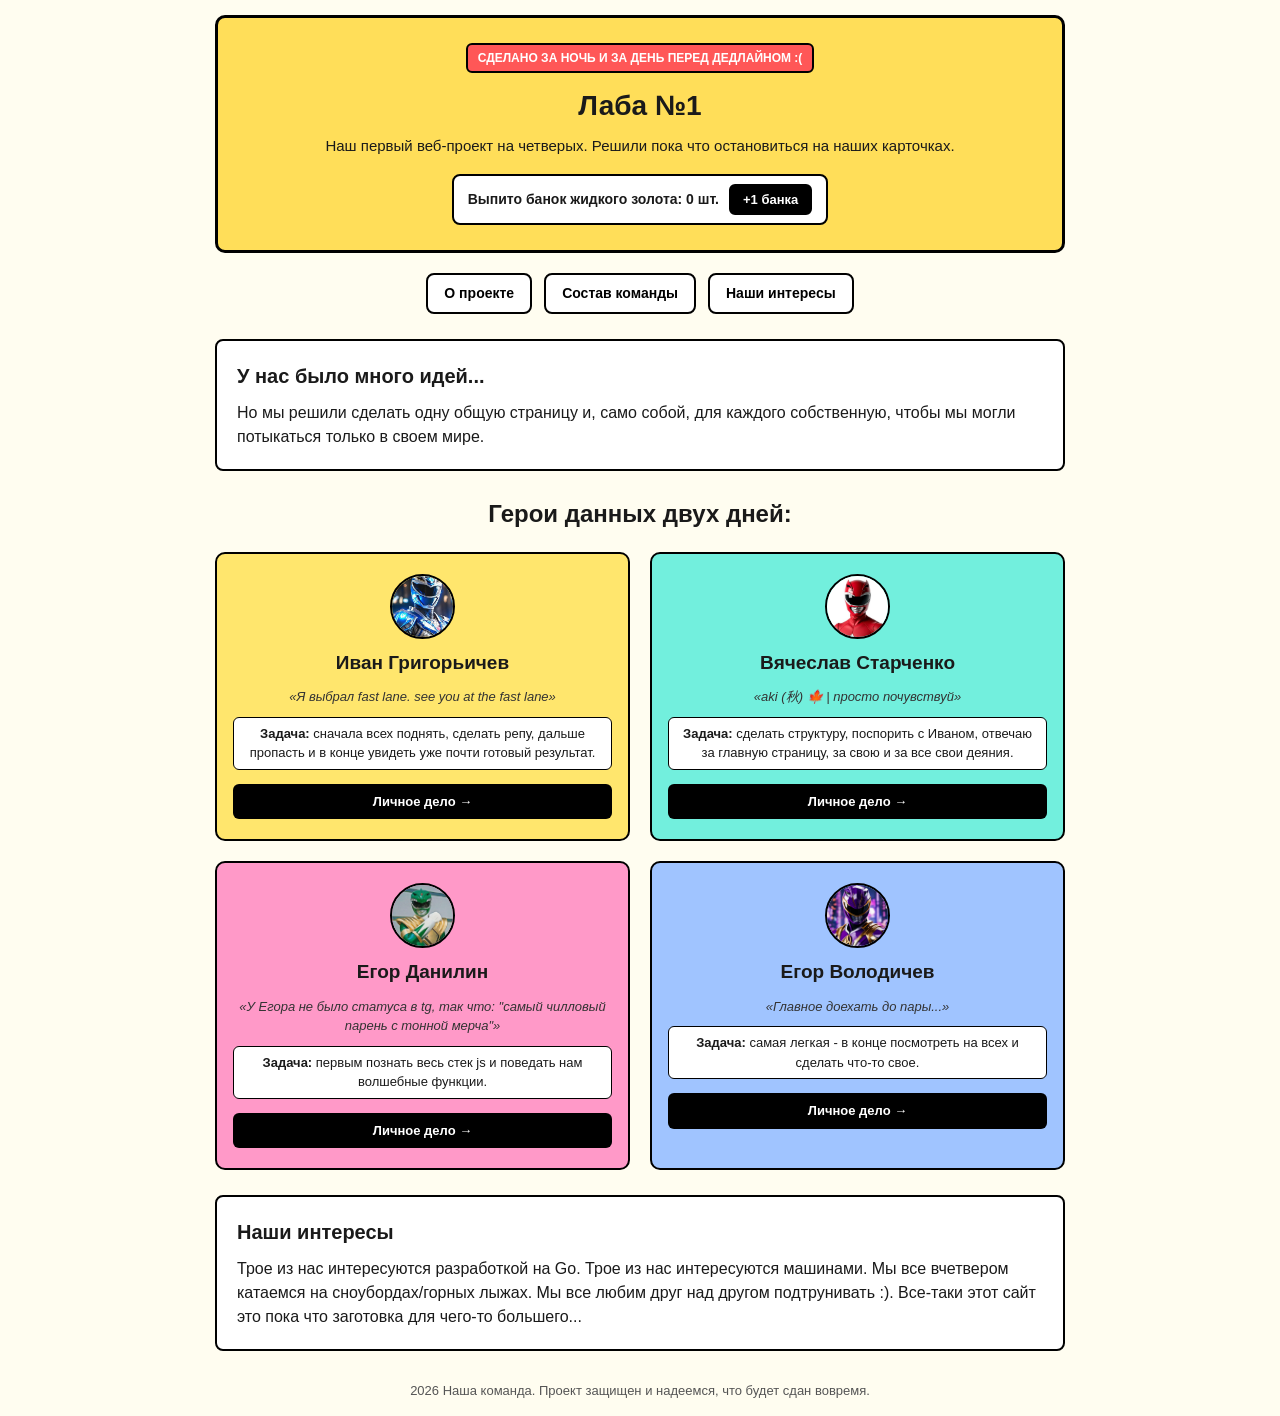
<file: index.html>
<!DOCTYPE html>
<html lang="ru">
<head>
    <meta charset="UTF-8">
    <meta name="viewport" content="width=device-width, initial-scale=1.0">
    <title>Лабораторная №1: Наша команда</title>

    <link rel="stylesheet" href="./static/css/style_index.css">
    <script src="./static/js/app.js" defer></script>
</head>
<body>

    <header class="header">
        <span class="warning-banner">Сделано за ночь и за день перед дедлайном :(</span>
        <h1>Лаба №1</h1>
        <p class="subtitle">Наш первый веб-проект на четверых. Решили пока что остановиться на наших карточках.</p>

        <div class="energy-counter">
            <span>Выпито банок жидкого золота: <strong id="counter">0</strong> шт.</span>
            <button id="add-energy-btn" type="button">+1 банка</button>
        </div>
    </header>

    <nav class="nav">
        <a href="#about">О проекте</a>
        <a href="#team">Состав команды</a>
        <a href="#hobbies">Наши интересы</a>
    </nav>

    <main class="content-box">
        
        <div id="about" class="paper-block">
            <h2>У нас было много идей...</h2>
            <p>Но мы решили сделать одну общую страницу и, само собой, для каждого собственную, чтобы мы могли потыкаться только в своем мире.</p>
        </div>

        <div id="team">
            <h2 class="team-title">Герои данных двух дней:</h2>

            <div class="team-list">
                
                <div class="student-card">
                    <img src="./static/img/blue_r.jpg" alt="Голубой рейнджер" class="avatar-img"></img>
                    <h3>Иван Григорьичев</h3>
                    <p class="student-status">«Я выбрал fast lane. see you at the fast lane»</p>
                    <p class="job"><strong>Задача:</strong> сначала всех поднять, сделать репу, дальше пропасть и в конце увидеть уже почти готовый результат.</p>
                    <a href="./template/ivan.html" class="profile-link">Личное дело &rarr;</a>
                </div>

                <div class="student-card">
                    <img src="./static/img/red_r.jpg" alt="Красный рейнджер" class="avatar-img"></img>
                    <h3>Вячеслав Старченко</h3>
                    <p class="student-status">«aki (秋) 🍁 | просто почувствуй»</p>
                    <p class="job"><strong>Задача:</strong> сделать структуру, поспорить с Иваном, отвечаю за главную страницу, за свою и за все свои деяния.</p>
                    <a href="./template/slava.html" class="profile-link">Личное дело &rarr;</a>
                </div>

                <div class="student-card">
                    <img src="./static/img/green_r.jpg" alt="Зеленый рейнджер" class="avatar-img"></img>
                    <h3>Егор Данилин</h3>
                    <p class="student-status">«У Егора не было статуса в tg, так что: "самый чилловый парень с тонной мерча"»</p>
                    <p class="job"><strong>Задача:</strong> первым познать весь стек js и поведать нам волшебные функции.</p>
                    <a href="./template/egord.html" class="profile-link">Личное дело &rarr;</a>
                </div>

                <div class="student-card">
                    <img src="./static/img/purple_r.jpg" alt="Фиол рейнджер" class="avatar-img"></img>
                    <h3>Егор Володичев</h3>
                    <p class="student-status">«Главное доехать до пары...»</p>
                    <p class="job"><strong>Задача:</strong> самая легкая - в конце посмотреть на всех и сделать что-то свое.</p>
                    <a href="./template/egorv.html" class="profile-link">Личное дело &rarr;</a>
                </div>

            </div>
        </div>

        <div id="hobbies" class="paper-block">
            <h2>Наши интересы</h2>
            <p>Трое из нас интересуются разработкой на Go. Трое из нас интересуются машинами. Мы все вчетвером катаемся на сноубордах/горных лыжах. Мы все любим друг над другом подтрунивать :). Все-таки этот сайт это пока что заготовка для чего-то большего...</p>
        </div>

    </main>

    <footer class="footer">
        <p>2026 Наша команда. Проект защищен и надеемся, что будет сдан вовремя.</p>
    </footer>

</body>
</html>
</file>
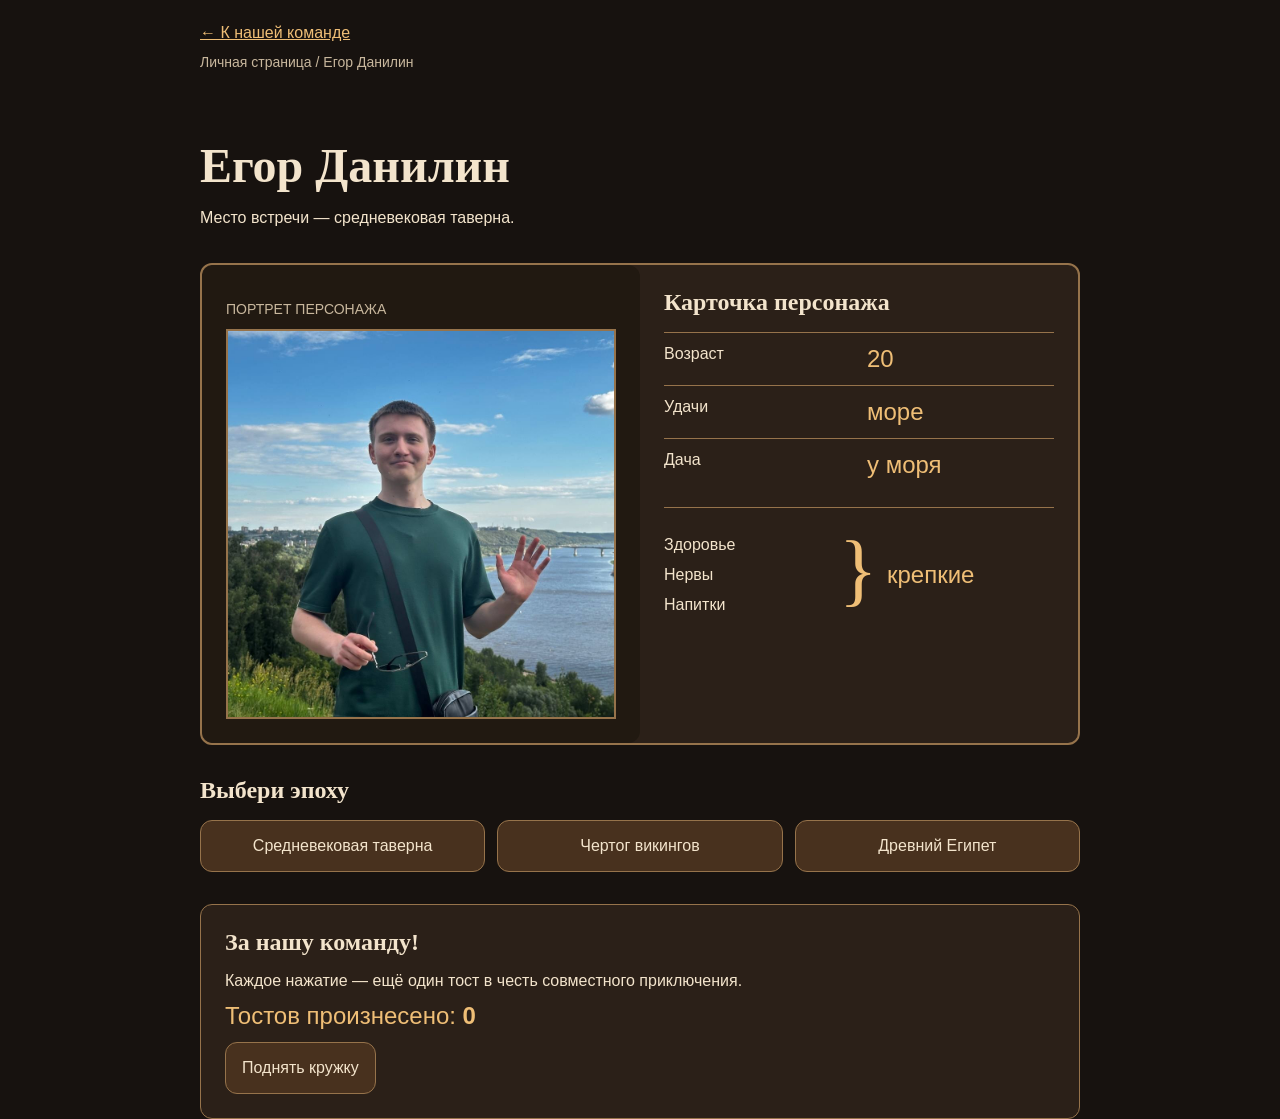
<file: template/egord.html>
<!doctype html>
<html lang="ru">
  <head>
    <meta charset="UTF-8">
    <meta name="viewport" content="width=device-width">
    <title>Егор Данилин — карточка персонажа</title>
    <link rel="stylesheet" href="../static/css/style_of_egord.css">
  </head>
  <body class="egord-tavern">
    <div class="egord-page">
      <nav class="egord-nav">
        <a href="../index.html">← К нашей команде</a>
        <p>Личная страница / Егор Данилин</p>
      </nav>

      <header class="egord-heading">
        <h1>Егор Данилин</h1>
        <p>Место встречи — <span id="egord-place">средневековая таверна</span>.</p>
      </header>

      <main>
        <article class="egord-card">
          <div class="egord-portrait">
            <p class="egord-accent">ПОРТРЕТ ПЕРСОНАЖА</p>
            <img class="egord-photo" src="../static/img/egord.jpg" alt="Егор Данилин">
          </div>

          <div class="egord-profile">
            <h2>Карточка персонажа</h2>
            <div class="egord-stat">
              <p>Возраст</p>
              <p class="egord-value">20</p>
            </div>
            <div class="egord-stat">
              <p>Удачи</p>
              <p class="egord-value">море</p>
            </div>
            <div class="egord-stat">
              <p>Дача</p>
              <p class="egord-value">у моря</p>
            </div>

            <div class="egord-strength">
              <div>
                <p>Здоровье</p>
                <p>Нервы</p>
                <p>Напитки</p>
              </div>
              <span class="egord-brace">}</span>
              <p class="egord-value">крепкие</p>
            </div>
          </div>
        </article>

        <article class="egord-worlds">
          <h2>Выбери эпоху</h2>
          <div class="egord-buttons">
            <button id="egord-tavern" type="button">Средневековая таверна</button>
            <button id="egord-vikings" type="button">Чертог викингов</button>
            <button id="egord-egypt" type="button">Древний Египет</button>
          </div>
        </article>

        <article class="egord-toast">
          <h2>За нашу команду!</h2>
          <p>Каждое нажатие — ещё один тост в честь совместного приключения.</p>
          <p class="egord-total">Тостов произнесено: <strong id="egord-count">0</strong></p>
          <button id="egord-raise" type="button">Поднять кружку</button>
        </article>
      </main>

    </div>

    <dialog id="egord-toast-dialog" class="egord-dialog" aria-labelledby="egord-dialog-title">
      <h2 id="egord-dialog-title">Тост за команду</h2>
      <p id="egord-dialog-status" class="egord-dialog-status"></p>
      <button id="egord-dialog-close" type="button">Закрыть</button>
    </dialog>

    <script src="../static/js/egord.js"></script>
    <script>
      document.querySelector("#egord-tavern").addEventListener("click", egordChooseTavern);
      document.querySelector("#egord-vikings").addEventListener("click", egordChooseVikings);
      document.querySelector("#egord-egypt").addEventListener("click", egordChooseEgypt);
      document.querySelector("#egord-raise").addEventListener("click", egordRaiseMug);
      document.querySelector("#egord-dialog-close").addEventListener("click", egordCloseToastDialog);
    </script>
  </body>
</html>
</file>
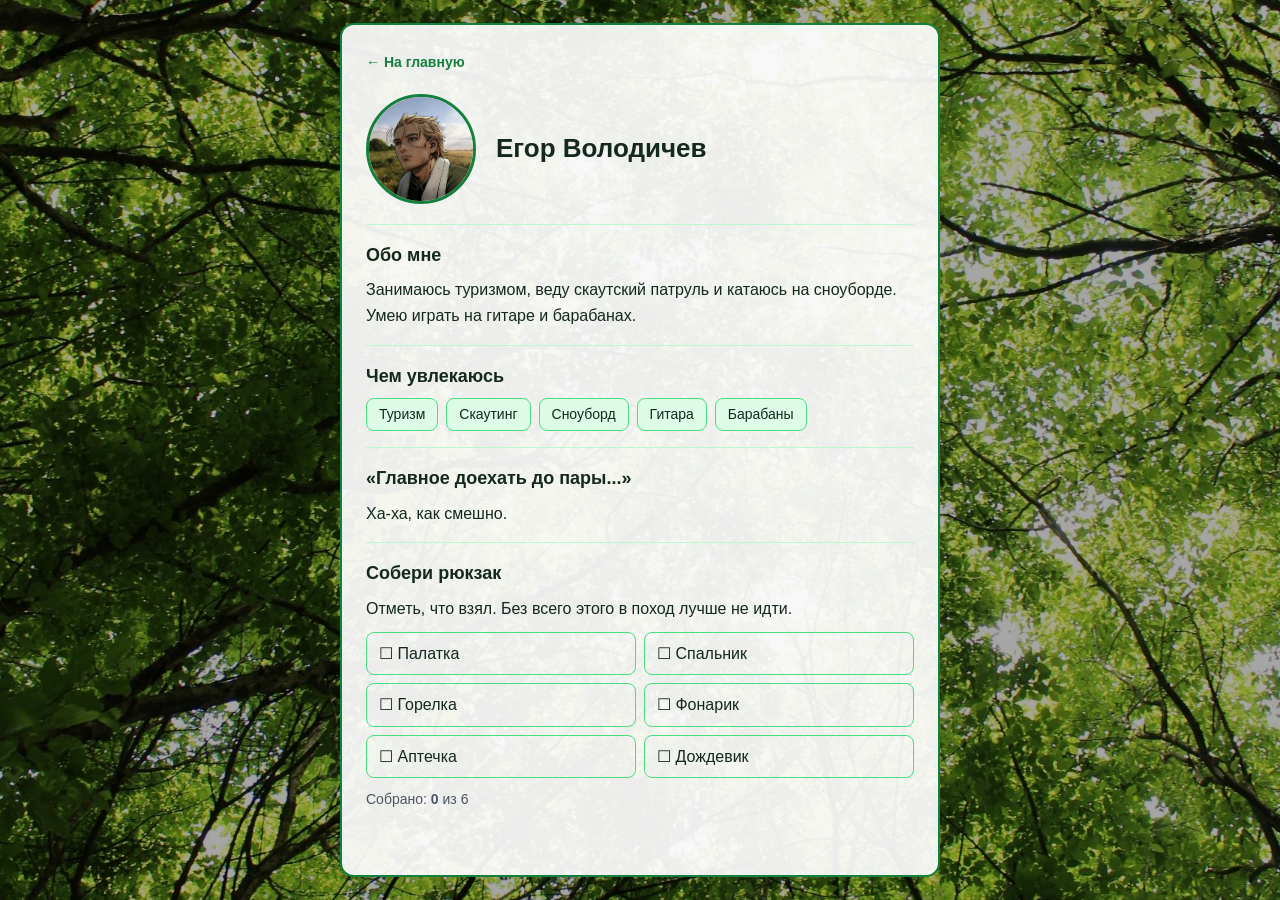
<file: template/egorv.html>
<!DOCTYPE html>
<html lang="ru">
<head>
  <meta charset="UTF-8">
  <meta name="viewport" content="width=device-width, initial-scale=1.0">
  <title>Егор Володичев | Личное дело</title>
  <link rel="stylesheet" href="../static/css/style_of_egorv.css">
</head>
<body>

  <div class="card">

    <a href="../index.html" class="back-link">&larr; На главную</a>

    <div class="profile-header">
      <img src="../static/img/egorv.jpg" alt="Егор Володичев" class="avatar" onerror="this.src='https://placehold.co/140x140/dcfce7/166534?text=Egor'">
      <div>
        <h1>Егор Володичев</h1>
      </div>
    </div>

    <div class="section">
      <h2>Обо мне</h2>
      <p>
        Занимаюсь туризмом, веду скаутский патруль и катаюсь на сноуборде.
        Умею играть на гитаре и барабанах.
      </p>
    </div>

    <div class="section">
      <h2>Чем увлекаюсь</h2>
      <ul class="skills-list">
        <li>Туризм</li>
        <li>Скаутинг</li>
        <li>Сноуборд</li>
        <li>Гитара</li>
        <li>Барабаны</li>
      </ul>
    </div>

    <div class="section">
      <h2>«Главное доехать до пары...»</h2>
      <p>Ха-ха, как смешно.</p>
    </div>

    <div class="section">
      <h2>Собери рюкзак</h2>
      <p>Отметь, что взял. Без всего этого в поход лучше не идти.</p>
      <ul class="backpack">
        <li>Палатка</li>
        <li>Спальник</li>
        <li>Горелка</li>
        <li>Фонарик</li>
        <li>Аптечка</li>
        <li>Дождевик</li>
      </ul>
      <p class="backpack-status">Собрано: <strong id="packed">0</strong> из <span id="total">6</span></p>
      <p id="backpack-done" class="backpack-done"></p>
    </div>

  </div>

  <script src="../static/js/egorv.js"></script>
</body>
</html>
</file>
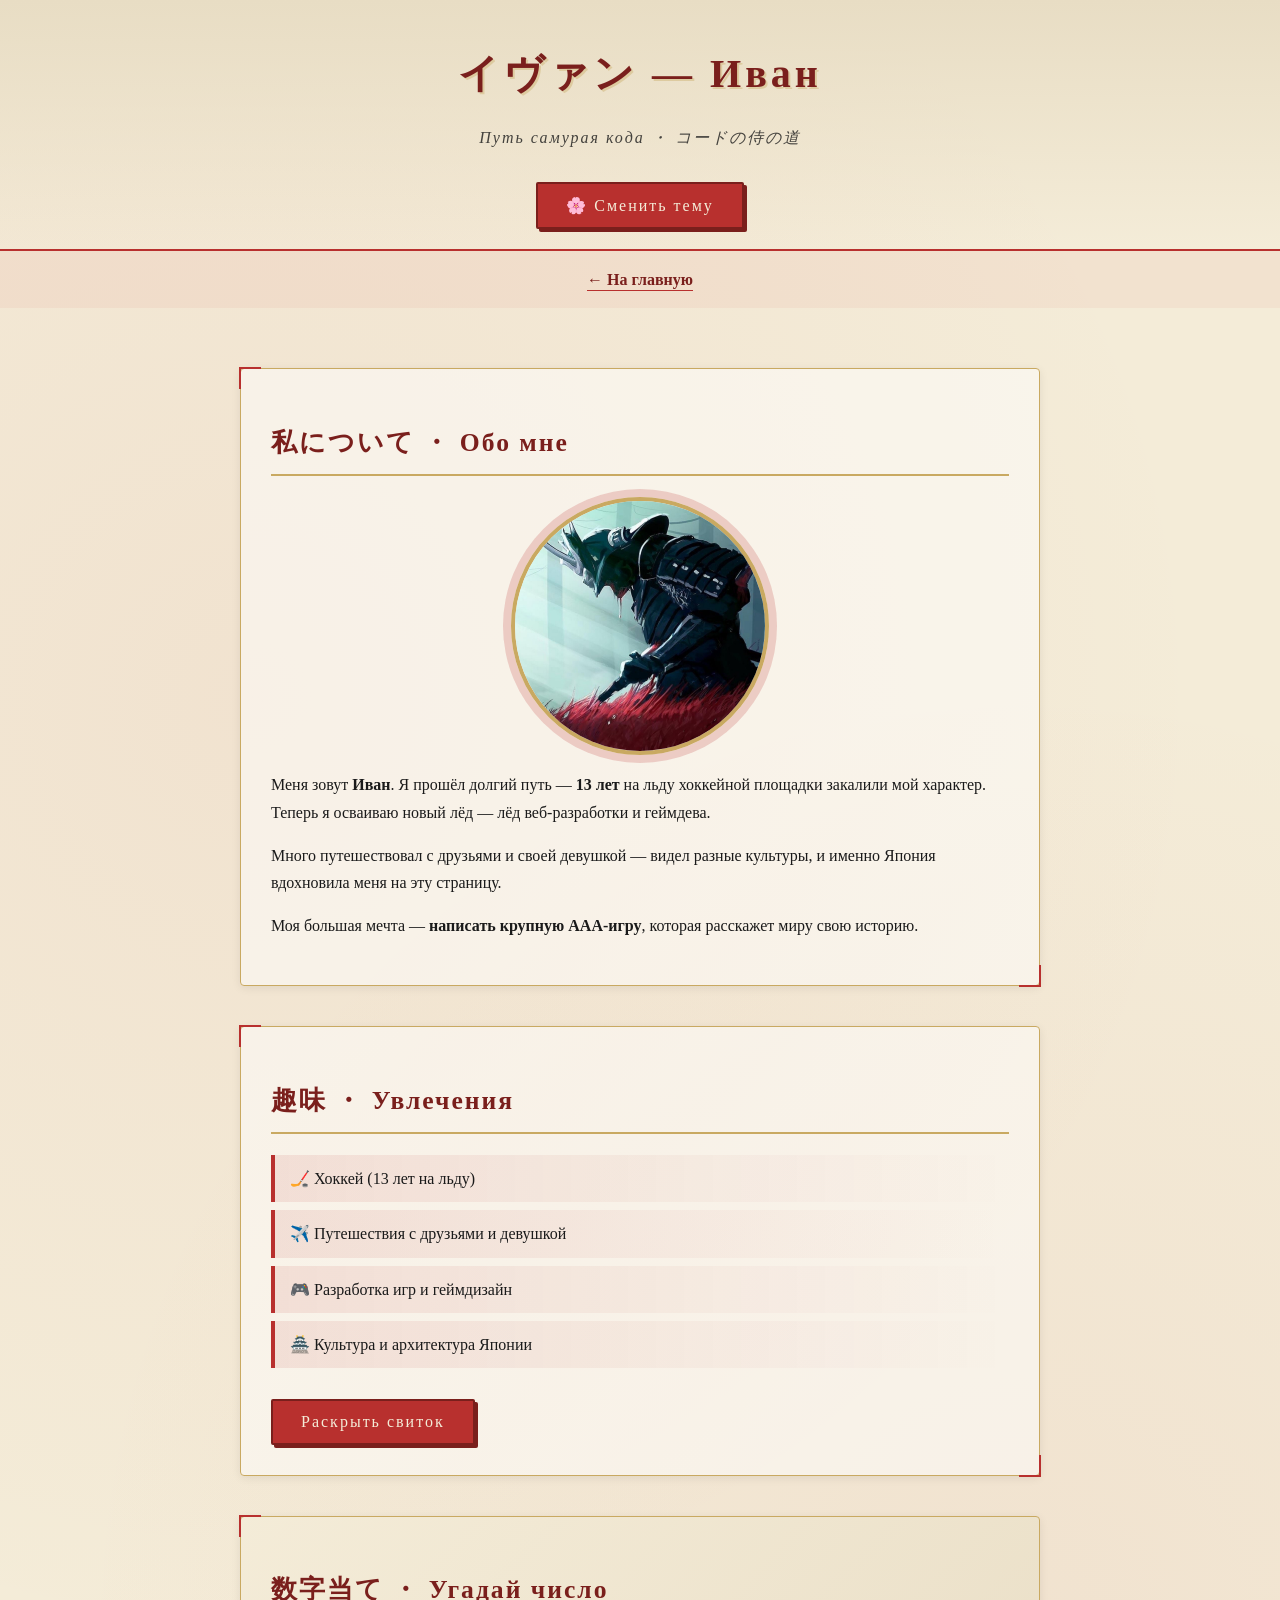
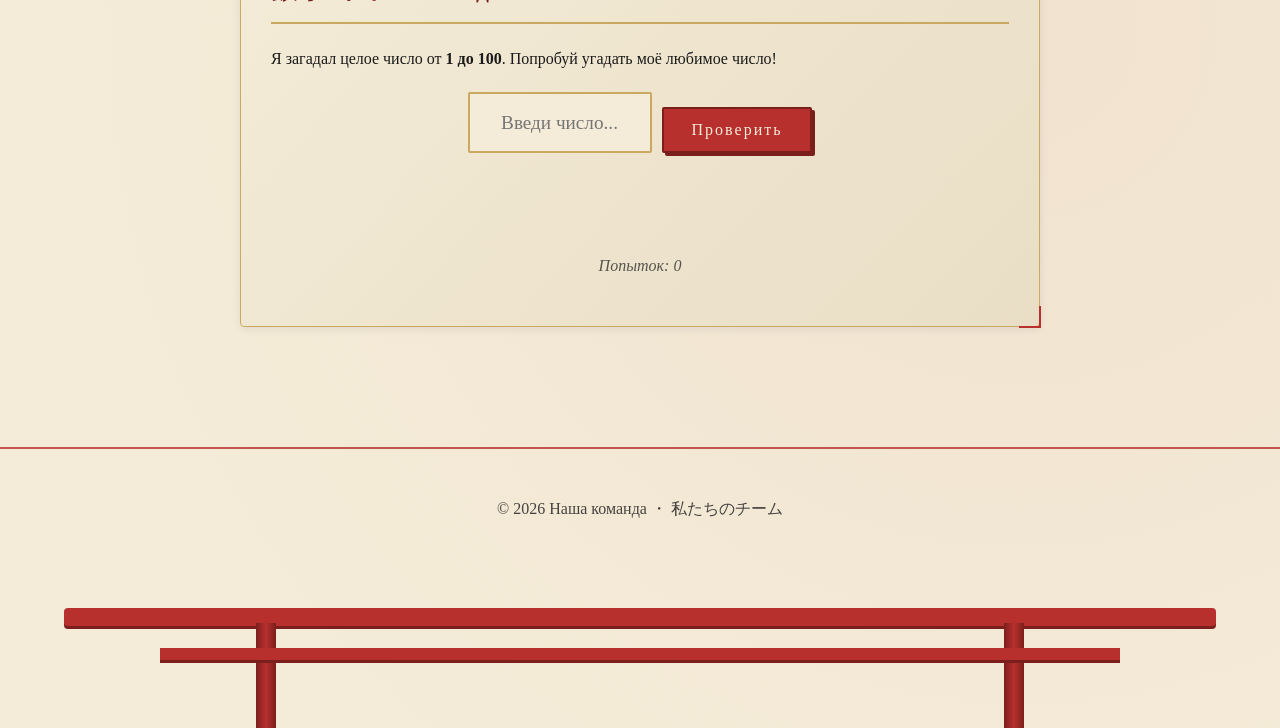
<file: template/ivan.html>
<!DOCTYPE html>
<html lang="ru">
<head>
    <meta charset="UTF-8">
    <meta name="viewport" content="width=device-width, initial-scale=1.0">
    <title>Иван — Путь самурая кода</title>
    <link rel="stylesheet" href="../static/css/style_of_ivan.css">
    <script src="../static/js/ivan.js" defer></script>
</head>
<body class="jp-page">


    <header class="jp-header">
        <h1>イヴァン — Иван</h1>
        <p class="jp-subtitle">Путь самурая кода ・ コードの侍の道</p>
        <button id="theme" type="button" class="jp-btn">🌸 Сменить тему</button>
    </header>

    <nav class="jp-nav">
        <a href="../index.html" class="back-link">&larr; На главную</a>
    </nav>

    <main class="jp-main">

        <section id="about-me" class="jp-section">
            <h2>私について ・ Обо мне</h2>
            <div class="scroll-block">
                <img src="../static/img/ivan.jpg" alt="Моё фото" width="250" class="profile-img">
                <p>Меня зовут <strong>Иван</strong>. Я прошёл долгий путь — <strong>13 лет</strong> на льду хоккейной площадки закалили мой характер. Теперь я осваиваю новый лёд — лёд веб-разработки и геймдева.</p>
                <p>Много путешествовал с друзьями и своей девушкой — видел разные культуры, и именно Япония вдохновила меня на эту страницу.</p>
                <p>Моя большая мечта — <strong>написать крупную AAA-игру</strong>, которая расскажет миру свою историю.</p>
            </div>
        </section>

        <section id="my-hobbies" class="jp-section">
            <h2>趣味 ・ Увлечения</h2>
            <ul class="jp-list">
                <li>🏒 Хоккей (13 лет на льду)</li>
                <li>✈️ Путешествия с друзьями и девушкой</li>
                <li>🎮 Разработка игр и геймдизайн</li>
                <li>🏯 Культура и архитектура Японии</li>
            </ul>

            <div id="secret-hobby" class="jp-secret" style="display: none;">
                <h3>秘 ・ Секрет</h3>
                <p>Однажды я поднялся на высоту 3193 м по горам Японии, чтобы увидеть самый красивый рассвет в моей жизни. Ноги болели неделю, но оно того стоило.</p>
            </div>
            <button id="reveal-btn" type="button" class="jp-btn">Раскрыть свиток</button>
        </section>

        <section id="mini-game" class="jp-section game-section">
            <h2>数字当て ・ Угадай число</h2>
            <p>Я загадал целое число от <strong>1 до 100</strong>. Попробуй угадать моё любимое число!</p>

            <div class="game-controls">
                <input type="number" id="guess-input" min="1" max="100" placeholder="Введи число...">
                <button id="guess-btn" type="button" class="jp-btn">Проверить</button>
            </div>

            <p id="game-hint" class="game-hint"></p>
            <p class="attempts">Попыток: <span id="attempts-count">0</span></p>

            <button id="restart-game" type="button" class="jp-btn jp-btn-small" style="display: none;">Начать заново</button>
        </section>

    </main>

    <footer class="jp-footer">
        <p>&copy; 2026 Наша команда ・ 私たちのチーム</p>
    </footer>

    <!-- Декоративные тории снизу -->
    <div class="torii-gate">
        <div class="torii-top"></div>
        <div class="torii-pillar left"></div>
        <div class="torii-pillar right"></div>
        <div class="torii-bar"></div>
    </div>

</body>
</html>
</file>
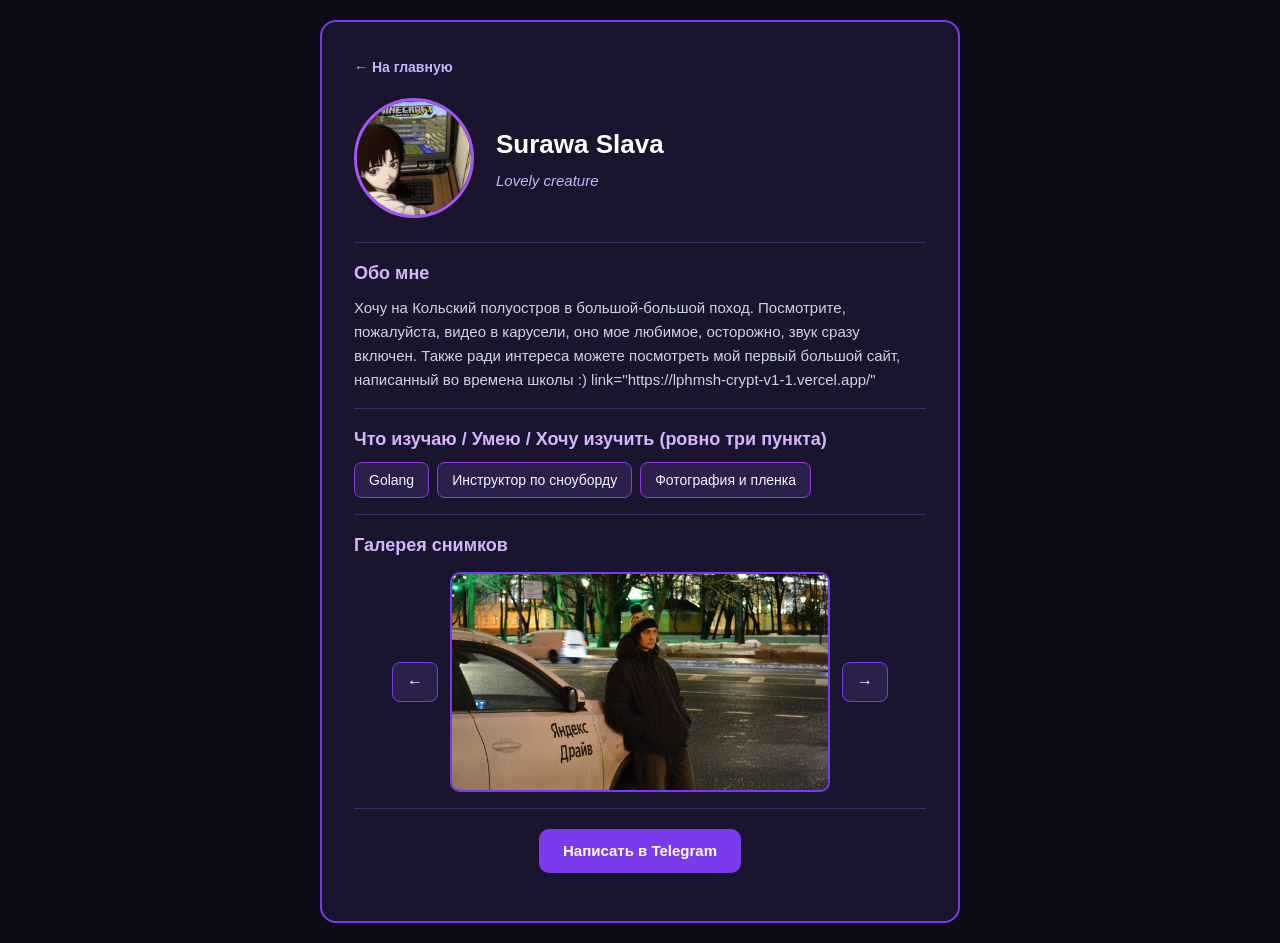
<file: template/slava.html>
<!DOCTYPE html>
<html lang="ru">
<head>
  <meta charset="UTF-8">
  <meta name="viewport" content="width=device-width, initial-scale=1.0">
  <title>Surawa Slava | Личное дело</title>
  <link rel="stylesheet" href="../static/css/style_of_slava.css">
</head>
<body>

  <div class="card">
    
    <a href="../index.html" class="back-link">&larr; На главную</a>

    <div class="profile-header">
      <img src="../static/img/Surawa.jpg" alt="Фото профиля" class="avatar" onerror="this.src='https://placehold.co/140x140/3b1d60/d8b4fe?text=Slava'">
      <div class="main-info">
        <h1>Surawa Slava</h1>
        <p class="role">Lovely creature</p>
      </div>
    </div>

    <div class="section">
      <h2>Обо мне</h2>
      <p>
        Хочу на Кольский полуостров в большой-большой поход. Посмотрите, пожалуйста, видео в карусели, оно мое любимое, осторожно, звук сразу включен. Также ради интереса можете посмотреть мой первый большой сайт, написанный во времена школы :) link="https://lphmsh-crypt-v1-1.vercel.app/"
      </p>
    </div>

    <div class="section">
      <h2>Что изучаю / Умею / Хочу изучить (ровно три пункта)</h2>
      <ul class="skills-list">
        <li>Golang</li>
        <li>Инструктор по сноуборду</li>
        <li>Фотография и пленка</li>
      </ul>
    </div>

    <div class="section">
      <h2>Галерея снимков</h2>
      <div class="carousel">
        <button id="prev-btn" class="carousel-btn" type="button">&larr;</button>
        
        <div class="carousel-screen">
          <img src="../static/img/surawa_3.jpg" alt="Снимок 1" class="carousel-slide active">
          <video src="../static/img/video.mp4" class="carousel-slide" controls unmuted></video>
          <img src="../static/img/surawa_2.jpg" alt="Снимок 2" class="carousel-slide">
          <img src="../static/img/surawa_1.jpg" alt="Снимок 3" class="carousel-slide">
        </div>

        <button id="next-btn" class="carousel-btn" type="button">&rarr;</button>
      </div>
    </div>

    <div class="section contacts">
      <a href="https://t.me/hil_sys" target="_blank" class="contact-btn">Написать в Telegram</a>
    </div>

  </div>
  <script src="../static/js/slava.js"></script>
</body>
</html>
</file>
<file: static/css/style_index.css>
* {
    box-sizing: border-box;
    margin: 0;
    padding: 0;
}

body {
    font-family: 'Comic Sans MS', 'Chalkboard SE', 'Segoe UI', sans-serif;
    background-color: #FFFDF0;
    color: #1a1a1a;
    padding: 15px;
    line-height: 1.5;
}

.header {
    background-color: #FFDE59;
    border: 3px solid #000;
    border-radius: 10px;
    padding: 25px 15px;
    text-align: center;
    max-width: 850px;
    margin: 0 auto 20px;
}

.warning-banner {
    display: inline-block;
    background-color: #FF5757;
    color: #fff;
    font-weight: bold;
    font-size: 12px;
    text-transform: uppercase;
    padding: 4px 10px;
    border: 2px solid #000;
    border-radius: 6px;
    margin-bottom: 12px;
}

.header h1 {
    font-size: 28px;
    font-weight: bold;
}

.subtitle {
    margin: 8px 0 16px;
    font-size: 15px;
}

.energy-counter {
    background-color: #fff;
    border: 2px solid #000;
    display: inline-flex;
    align-items: center;
    gap: 10px;
    padding: 8px 14px;
    border-radius: 8px;
    font-size: 14px;
    font-weight: bold;
}

.energy-counter button {
    padding: 6px 12px;
    background-color: #000;
    color: #fff;
    border: 2px solid #000;
    border-radius: 6px;
    font-family: inherit;
    font-weight: bold;
    font-size: 13px;
    cursor: pointer;
}

.energy-counter button:hover {
    background-color: #333;
}

.nav {
    display: flex;
    justify-content: center;
    gap: 12px;
    flex-wrap: wrap;
    margin-bottom: 25px;
}

.nav a {
    text-decoration: none;
    color: #000;
    font-weight: bold;
    font-size: 14px;
    border: 2px solid #000;
    background-color: #fff;
    padding: 8px 16px;
    border-radius: 8px;
}

.nav a:hover {
    background-color: #C1FF72;
}

.content-box {
    max-width: 850px;
    margin: 0 auto;
}

.paper-block {
    background-color: #fff;
    border: 2px solid #000;
    border-radius: 8px;
    padding: 20px;
    margin-bottom: 25px;
}

.paper-block h2 {
    font-size: 20px;
    margin-bottom: 10px;
}

.team-title {
    text-align: center;
    font-size: 24px;
    margin-bottom: 20px;
}

.team-list {
    display: flex;
    flex-direction: column;
    gap: 20px;
    margin-bottom: 25px;
}

.student-card {
    border: 2px solid #000;
    border-radius: 10px;
    padding: 20px 16px;
    text-align: center;
    display: flex;
    flex-direction: column;
    align-items: center;
}

.student-card:nth-child(1) { background-color: #FFE66D; }
.student-card:nth-child(2) { background-color: #72EFDD; }
.student-card:nth-child(3) { background-color: #FF99C8; }
.student-card:nth-child(4) { background-color: #A0C4FF; }

.avatar-img {
    width: 65px;
    height: 65px;
    border-radius: 50%;
    border: 2px solid #000;
    object-fit: cover;        /* убирает лишнее */
    background-color: #fff;   /* для png */
    margin-bottom: 10px;
    display: block;
}

.student-card h3 {
    font-size: 19px;
    margin-bottom: 4px;
}

.student-status {
    font-style: italic;
    font-size: 13px;
    color: #333;
    margin: 6px 0 10px;
}

.job {
    font-size: 13px;
    background-color: #ffffff;
    border: 1px solid #000;
    border-radius: 6px;
    padding: 6px 10px;
    width: 100%;
    margin-bottom: 14px;
}

.profile-link {
    display: block;
    width: 100%;
    background-color: #000;
    color: #fff;
    text-decoration: none;
    padding: 8px 0;
    border-radius: 6px;
    font-weight: bold;
    font-size: 13px;
}

.profile-link:hover {
    background-color: #333;
}

.footer {
    text-align: center;
    font-size: 13px;
    color: #555;
    margin-top: 30px;
}

@media (min-width: 620px) {
    .team-list {
        display: grid;
        grid-template-columns: 1fr 1fr; /* сетка 2х2 */
        gap: 20px;
    }
}
</file>
<file: static/css/style_of_egord.css>
/* Таверна — начальная тема. Переменные наследуются элементами страницы. */
.egord-tavern {
  --page: #17120f;
  --panel: #2b2018;
  --inset: #211911;
  --text: #f3e4cc;
  --muted: #c8b79d;
  --accent: #efbe76;
  --border: #96734b;
  --button: #48311e;
  --hover: #624326;
  --radius: 12px;
  --heading-font: Georgia, serif;
}

.egord-vikings {
  --page: #dce5e9;
  --panel: #f4f7f8;
  --inset: #e4edf0;
  --text: #1b303c;
  --muted: #425c6b;
  --accent: #204f68;
  --border: #617d8d;
  --button: #d4e3e9;
  --hover: #bdd2dd;
  --radius: 0px;
  --heading-font: Arial, sans-serif;
}

.egord-egypt {
  --page: #e4c483;
  --panel: #fff0c8;
  --inset: #f3dca5;
  --text: #382911;
  --muted: #64502b;
  --accent: #735019;
  --border: #947133;
  --button: #ebd08c;
  --hover: #dbbb70;
  --radius: 4px;
  --heading-font: Georgia, serif;
}

body {
  margin: 0;
  background: var(--page);
  color: var(--text);
  font-family: Arial, sans-serif;
  font-size: 16px;
}

.egord-page { width: 92%; margin: 0 auto; }
.egord-nav { padding: 24px 0; }
.egord-nav p { color: var(--muted); font-size: 14px; }
a { color: var(--accent); }
.egord-heading { padding: 16px 0 24px; }
h1, h2 { font-family: var(--heading-font); }
h1 { font-size: 40px; margin: 16px 0; }
h2 { font-size: 24px; margin: 0 0 16px; }
p { margin: 12px 0; }
.egord-accent { color: var(--accent); font-size: 14px; }

.egord-card {
  display: grid;
  border: 2px solid var(--border);
  border-radius: var(--radius);
  background: var(--panel);
}

.egord-portrait { padding: 24px; background: var(--inset); border-radius: var(--radius); }
.egord-portrait > p { color: var(--muted); }
.egord-photo { display: block; width: 100%; box-sizing: border-box; border: 2px solid var(--border); }
.egord-profile { padding: 24px; }
.egord-stat { display: grid; grid-template-columns: 1fr 1fr; gap: 16px; border-top: 1px solid var(--border); }
.egord-value { color: var(--accent); font-size: 24px; }

.egord-strength {
  display: grid;
  grid-template-columns: 1fr 40px 1fr;
  gap: 8px;
  margin-top: 16px;
  padding-top: 16px;
  border-top: 1px solid var(--border);
}

.egord-strength > .egord-value { margin: auto 0; }

.egord-brace { font-family: Georgia, serif; font-size: 80px; color: var(--accent); }
.egord-worlds { padding: 32px 0; }
.egord-buttons { display: grid; gap: 12px; }
button {
  padding: 16px;
  border: 1px solid var(--border);
  border-radius: var(--radius);
  background: var(--button);
  color: var(--text);
  font-family: Arial, sans-serif;
  font-size: 16px;
}
button:hover { background: var(--hover); }
button:focus-visible, a:focus-visible { outline: 3px solid var(--accent); }
.egord-toast { padding: 24px; border: 1px solid var(--border); border-radius: var(--radius); background: var(--panel); }
.egord-total { color: var(--accent); font-size: 24px; }

@media (min-width: 768px) {
  .egord-card { grid-template-columns: 1fr 1fr; }
  .egord-buttons { grid-template-columns: 1fr 1fr 1fr; }
  h1 { font-size: 48px; }
}

@media (min-width: 1024px) {
  .egord-page { width: 880px; }
}

/* Настоящее HTML-окно: расположением и модальностью управляет браузер. */
.egord-dialog {
  box-sizing: border-box;
  width: 88%;
  padding: 24px;
  border: 2px solid var(--border);
  border-radius: var(--radius);
  background: var(--panel);
  color: var(--text);
  font-family: Arial, sans-serif;
  font-size: 16px;
}

.egord-dialog-status {
  color: var(--accent);
}

@media (min-width: 768px) {
  .egord-dialog { width: 440px; }
}
</file>
<file: static/css/style_of_egorv.css>
* {
  box-sizing: border-box;
  margin: 0;
  padding: 0;
}

body {
  font-family: 'Segoe UI', Arial, sans-serif;
  background-color: #14281d;
  background-image: linear-gradient(rgba(0, 0, 0, 0.35), rgba(0, 0, 0, 0.35)), url("../img/forest.jpg");
  background-size: cover;
  background-position: center;
  background-attachment: fixed;
  color: #14281d;
  line-height: 1.6;
  padding: 20px 15px;
  min-height: 100vh;
  display: flex;
  align-items: center;
  justify-content: center;
}

.card {
  background-color: rgba(255, 255, 255, 0.92);
  border: 2px solid #15803d;
  border-radius: 14px;
  max-width: 600px;
  width: 100%;
  padding: 24px;
}

.back-link {
  display: inline-block;
  color: #15803d;
  text-decoration: none;
  font-weight: bold;
  font-size: 14px;
  margin-bottom: 20px;
}

.back-link:hover {
  text-decoration: underline;
}

.profile-header {
  display: flex;
  flex-direction: column;
  align-items: center;
  text-align: center;
  margin-bottom: 20px;
}

.avatar {
  width: 110px;
  height: 110px;
  border-radius: 50%;
  border: 3px solid #15803d;
  object-fit: cover;
  margin-bottom: 12px;
}

h1 {
  font-size: 26px;
}

.role {
  color: #15803d;
  font-size: 15px;
}

.section {
  border-top: 1px solid #bbf7d0;
  padding: 16px 0;
}

.section h2 {
  font-size: 18px;
  margin-bottom: 8px;
}

.skills-list {
  list-style: none;
  display: flex;
  flex-wrap: wrap;
  gap: 8px;
}

.skills-list li {
  background-color: #dcfce7;
  border: 1px solid #4ade80;
  padding: 4px 12px;
  border-radius: 8px;
  font-size: 14px;
}

.main-btn {
  margin-top: 10px;
  padding: 10px 20px;
  background-color: #15803d;
  color: #ffffff;
  border: none;
  border-radius: 8px;
  font-size: 15px;
  font-weight: bold;
  cursor: pointer;
}

.main-btn:hover {
  background-color: #166534;
}

.result {
  min-height: 26px;
  margin-top: 10px;
  font-weight: bold;
}

.result.good {
  color: #15803d;
}

.result.bad {
  color: #b91c1c;
}

.counter {
  font-size: 14px;
  color: #6b7280;
}

.backpack {
  list-style: none;
  display: grid;
  grid-template-columns: 1fr 1fr;
  gap: 8px;
  margin: 10px 0;
}

.backpack li {
  border: 1px solid #4ade80;
  border-radius: 8px;
  padding: 8px 12px;
  cursor: pointer;
  user-select: none;
}

.backpack li::before {
  content: "☐ ";
}

.backpack li:hover {
  background-color: #f0fdf4;
}

.backpack li.packed {
  background-color: #15803d;
  color: #ffffff;
}

.backpack li.packed::before {
  content: "☑ ";
}

.backpack-status {
  font-size: 14px;
  color: #4b5563;
}

.backpack-done {
  min-height: 24px;
  font-weight: bold;
  color: #15803d;
}

@media (min-width: 560px) {
  .profile-header {
    flex-direction: row;
    text-align: left;
  }

  .avatar {
    margin-bottom: 0;
    margin-right: 20px;
  }
}
</file>
<file: static/css/style_of_ivan.css>
:root {
    --jp-red: #b8302e;        /* Красный торий */
    --jp-dark-red: #7a1f1c;   /* Тёмный красный */
    --jp-ink: #1a1a1a;        /* Чернила */
    --jp-gold: #c9a961;       /* Золото */
    --jp-paper: #f4ecd8;      /* Цвет васи */
    --jp-paper-dark: #e8ddc4; /* Тёмная бумага */
}

.jp-page {
    background-color: var(--jp-paper);
    background-image:
        radial-gradient(circle at 20% 30%, rgba(184, 48, 46, 0.05) 0%, transparent 50%),
        radial-gradient(circle at 80% 70%, rgba(184, 48, 46, 0.05) 0%, transparent 50%);
    color: var(--jp-ink);
    font-family: 'Georgia', 'Times New Roman', serif;
    margin: 0;
    padding: 0;
    line-height: 1.7;
}

.jp-header {
    text-align: center;
    padding: 40px 20px 20px;
    background: linear-gradient(180deg, var(--jp-paper-dark) 0%, transparent 100%);
    border-bottom: 2px solid var(--jp-red);
    position: relative;
}

.jp-header h1 {
    font-size: 2.5em;
    color: var(--jp-dark-red);
    margin: 0 0 10px;
    letter-spacing: 4px;
    text-shadow: 2px 2px 0 rgba(201, 169, 97, 0.4);
}

.jp-subtitle {
    color: var(--jp-ink);
    font-style: italic;
    letter-spacing: 2px;
    opacity: 0.8;
}

/* Навигация */
.jp-nav {
    text-align: center;
    padding: 15px;
    background: rgba(184, 48, 46, 0.05);
}

.jp-nav a {
    color: var(--jp-dark-red);
    text-decoration: none;
    font-weight: bold;
    border-bottom: 1px solid var(--jp-red);
    padding-bottom: 2px;
    transition: all 0.3s ease;
}
.jp-nav a:hover {
    color: var(--jp-red);
    letter-spacing: 1px;
}

/* Основной контент */
.jp-main {
    max-width: 800px;
    margin: 0 auto;
    padding: 20px;
}

.jp-section {
    margin: 40px 0;
    padding: 30px;
    background: rgba(255, 255, 255, 0.5);
    border: 1px solid var(--jp-gold);
    border-radius: 4px;
    position: relative;
    box-shadow: 0 2px 10px rgba(0,0,0,0.08);
}

/* Уголки как в японских свитках */
.jp-section::before,
.jp-section::after {
    content: '';
    position: absolute;
    width: 20px;
    height: 20px;
    border: 2px solid var(--jp-red);
}
.jp-section::before {
    top: -2px; left: -2px;
    border-right: none; border-bottom: none;
}
.jp-section::after {
    bottom: -2px; right: -2px;
    border-left: none; border-top: none;
}

.jp-section h2 {
    color: var(--jp-dark-red);
    border-bottom: 2px solid var(--jp-gold);
    padding-bottom: 10px;
    letter-spacing: 2px;
    font-size: 1.6em;
}

/* Фото профиля */
.profile-img {
    border-radius: 50%;
    object-fit: cover;
    border: 4px solid var(--jp-gold);
    box-shadow: 0 0 0 8px rgba(184, 48, 46, 0.2);
    margin: 15px auto;
    display: block;
}

/* Список увлечений */
.jp-list {
    list-style: none;
    padding: 0;
}
.jp-list li {
    padding: 10px 15px;
    margin: 8px 0;
    background: linear-gradient(90deg, rgba(184, 48, 46, 0.1) 0%, transparent 100%);
    border-left: 4px solid var(--jp-red);
    border-radius: 0 4px 4px 0;
}

/* Скрытый блок */
.jp-secret {
    background: rgba(201, 169, 97, 0.15);
    border: 2px dashed var(--jp-gold);
    padding: 20px;
    margin: 20px 0;
    border-radius: 4px;
    animation: fadeIn 0.5s ease;
}
.jp-secret h3 {
    color: var(--jp-red);
    margin-top: 0;
}

@keyframes fadeIn {
    from { opacity: 0; transform: translateY(-10px); }
    to { opacity: 1; transform: translateY(0); }
}

/* Кнопки в японском стиле */
.jp-btn {
    background: var(--jp-red);
    color: var(--jp-paper);
    border: 2px solid var(--jp-dark-red);
    padding: 12px 28px;
    font-size: 1em;
    font-family: inherit;
    letter-spacing: 2px;
    cursor: pointer;
    border-radius: 2px;
    transition: all 0.3s ease;
    margin-top: 15px;
    box-shadow: 3px 3px 0 var(--jp-dark-red);
}
.jp-btn:hover {
    background: var(--jp-dark-red);
    transform: translate(2px, 2px);
    box-shadow: 1px 1px 0 var(--jp-dark-red);
}
.jp-btn:active {
    transform: translate(3px, 3px);
    box-shadow: none;
}
.jp-btn-small {
    padding: 8px 18px;
    font-size: 0.9em;
}

/* Секция игры */
.game-section {
    background: linear-gradient(135deg, rgba(244, 236, 216, 0.9) 0%, rgba(232, 221, 196, 0.9) 100%);
}

.game-controls {
    display: flex;
    gap: 10px;
    justify-content: center;
    margin: 20px 0;
    flex-wrap: wrap;
}

#guess-input {
    padding: 12px 15px;
    font-size: 1.2em;
    border: 2px solid var(--jp-gold);
    background: var(--jp-paper);
    color: var(--jp-ink);
    border-radius: 2px;
    width: 150px;
    text-align: center;
    font-family: inherit;
}

/* СКРЫВАЕМ СТРЕЛОЧКИ В ПОЛЕ ВВОДА */
#guess-input::-webkit-outer-spin-button,
#guess-input::-webkit-inner-spin-button {
    -webkit-appearance: none;
    margin: 0;
}


#guess-input:focus {
    outline: none;
    border-color: var(--jp-red);
    box-shadow: 0 0 0 3px rgba(184, 48, 46, 0.2);
}

.game-hint {
    font-size: 1.2em;
    font-weight: bold;
    min-height: 30px;
    text-align: center;
    padding: 15px;
    border-radius: 4px;
    transition: all 0.3s ease;
}

.hint-cold { color: #4a7ba7; }
.hint-warm { color: #d97f2f; }
.hint-hot  { color: var(--jp-red); }
.hint-win  {
    color: var(--jp-dark-red);
    background: rgba(201, 169, 97, 0.3);
    padding: 20px;
    font-size: 1.4em;
    border: 2px solid var(--jp-gold);
}

.attempts {
    text-align: center;
    color: var(--jp-ink);
    opacity: 0.7;
    font-style: italic;
}

/* Футер */
.jp-footer {
    text-align: center;
    padding: 30px;
    color: var(--jp-ink);
    border-top: 2px solid var(--jp-red);
    margin-top: 60px;
    opacity: 0.8;
}

/* Тории внизу страницы */
.torii-gate {
    position: relative;
    height: 120px;
    margin-top: 40px;
    overflow: hidden;
}
.torii-top {
    position: absolute;
    top: 0; left: 50%;
    transform: translateX(-50%);
    width: 90%; height: 18px;
    background: var(--jp-red);
    border-radius: 4px;
    box-shadow: 0 3px 0 var(--jp-dark-red);
}
.torii-bar {
    position: absolute;
    top: 40px; left: 50%;
    transform: translateX(-50%);
    width: 75%; height: 12px;
    background: var(--jp-red);
    box-shadow: 0 3px 0 var(--jp-dark-red);
}
.torii-pillar {
    position: absolute;
    top: 15px;
    width: 20px;
    height: 105px;
    background: linear-gradient(90deg, var(--jp-dark-red) 0%, var(--jp-red) 50%, var(--jp-dark-red) 100%);
}
.torii-pillar.left { left: 20%; }
.torii-pillar.right { right: 20%; }

/* Тёмная тема (переключается кнопкой) */
body.warm.jp-page,
.jp-page.warm {
    background-color: #2a1f18;
    color: var(--jp-paper);
    background-image:
        radial-gradient(circle at 20% 30%, rgba(201, 169, 97, 0.1) 0%, transparent 50%),
        radial-gradient(circle at 80% 70%, rgba(184, 48, 46, 0.15) 0%, transparent 50%);
}
.jp-page.warm .jp-section {
    background: rgba(0, 0, 0, 0.3);
    border-color: var(--jp-gold);
}
.jp-page.warm .jp-header {
    background: linear-gradient(180deg, rgba(0,0,0,0.4) 0%, transparent 100%);
}

/* Мобильная адаптация */
@media (max-width: 600px) {
    .jp-header h1 { font-size: 1.8em; letter-spacing: 2px; }
    .jp-section { padding: 20px 15px; }
    .game-controls { flex-direction: column; align-items: center; }
    #guess-input { width: 100%; max-width: 200px; }
    .torii-pillar.left { left: 10%; }
    .torii-pillar.right { right: 10%; }
}

.jp-page.warm .jp-subtitle,
.jp-page.warm .jp-footer {
    color: var(--jp-paper);
}

.jp-page.warm .jp-nav a {
    color: var(--jp-gold);
    border-bottom-color: var(--jp-gold);
}

.jp-page.warm .jp-list li {
    color: var(--jp-paper);
    background: linear-gradient(90deg, rgba(201, 169, 97, 0.15) 0%, transparent 100%);
    border-left-color: var(--jp-gold);
}

.jp-page.warm .hint-win {
    color: var(--jp-gold);
    background: rgba(201, 169, 97, 0.2);
    border-color: var(--jp-gold);
}

.jp-page.warm .hint-cold { color: #7fb3d9; }
.jp-page.warm .hint-warm { color: #f0a860; }
.jp-page.warm .hint-hot  { color: #ff6b6b; }

.jp-page.warm .jp-header h1 {
    color: var(--jp-gold);
    text-shadow: 2px 2px 0 rgba(184, 48, 46, 0.6);
}
</file>
<file: static/css/style_of_slava.css>
* {
  box-sizing: border-box;
  margin: 0;
  padding: 0;
}

body {
  font-family: 'Comic Sans MS', 'Chalkboard SE', 'Segoe UI', sans-serif;
  background-color: #0d0b18;
  color: #e2e8f0;
  line-height: 1.6;
  padding: 20px 15px;
  min-height: 100vh;
  display: flex;
  align-items: center;
  justify-content: center;
}

.card {
  background-color: #1a152e;
  border: 2px solid #7c3aed;
  border-radius: 16px;
  max-width: 640px;
  width: 100%;
  padding: 24px;
  animation: cardAppear 0.7s ease-out;
}

.back-link {
  display: inline-block;
  color: #c4b5fd;
  text-decoration: none;
  font-weight: bold;
  font-size: 14px;
  margin-bottom: 20px;
}

.back-link:hover {
  color: #ffffff;
}

.profile-header {
  display: flex;
  flex-direction: column;
  align-items: center;
  text-align: center;
  margin-bottom: 24px;
}

.avatar {
  width: 120px;
  height: 120px;
  border-radius: 50%;
  border: 3px solid #a855f7;
  object-fit: cover;
  background-color: #2e1065;
  margin-bottom: 14px;
  animation: floatAvatar 3s ease-in-out infinite;
}

.main-info h1 {
  color: #ffffff;
  font-size: 26px;
  margin-bottom: 4px;
}

.role {
  color: #c4b5fd;
  font-size: 15px;
  font-style: italic;
}

.section {
  border-top: 1px solid #3b2d63;
  padding: 16px 0;
}

.section h2 {
  color: #d8b4fe;
  font-size: 18px;
  margin-bottom: 8px;
}

.section p {
  color: #cbd5e1;
  font-size: 15px;
}

.skills-list {
  list-style: none;
  display: flex;
  flex-wrap: wrap;
  gap: 8px;
  margin-top: 8px;
}

.skills-list li {
  background-color: #2b204c;
  color: #f1f5f9;
  border: 1px solid #9333ea;
  padding: 6px 14px;
  border-radius: 8px;
  font-size: 14px;
}

.contacts {
  border-top: 1px solid #3b2d63;
  padding-top: 20px;
  text-align: center;
}

.contact-btn {
  display: block;
  width: 100%;
  background-color: #7c3aed;
  color: #ffffff;
  text-decoration: none;
  text-align: center;
  padding: 12px;
  border-radius: 10px;
  font-weight: bold;
  font-size: 15px;
}

.contact-btn:hover {
  background-color: #9333ea;
}

.carousel {
  display: flex;
  align-items: center;
  justify-content: center;
  gap: 12px;
  margin-top: 12px;
}

.carousel-screen {
  width: 100%;
  max-width: 380px;
  height: 220px;
  border: 2px solid #7c3aed;
  border-radius: 10px;
  overflow: hidden;
  background-color: #0d0b18;
}

.carousel-slide {
  display: none;
  width: 100%;
  height: 100%;
  object-fit: cover;
}

.carousel-slide.active {
  display: block;
}

.carousel-btn {
  background-color: #2b204c;
  color: #ffffff;
  border: 1px solid #7c3aed;
  border-radius: 8px;
  padding: 10px 14px;
  font-size: 16px;
  cursor: pointer;
}

.carousel-btn:hover {
  background-color: #7c3aed;
}

.carousel-btn:active {
  background-color: #9333ea;
}

@keyframes cardAppear {
  from {
    opacity: 0;
  }
  to {
    opacity: 1;
  }
}

@keyframes floatAvatar {
  0% {
    transform: translateY(0);
  }
  50% {
    transform: translateY(-8px);
  }
  100% {
    transform: translateY(0);
  }
}

@media (min-width: 560px) {
  .card {
    padding: 32px;
  }

  .profile-header {
    flex-direction: row;
    text-align: left;
  }

  .avatar {
    margin-bottom: 0;
    margin-right: 22px;
  }

  .contact-btn {
    display: inline-block;
    width: auto;
    padding: 10px 24px;
  }
}
</file>
